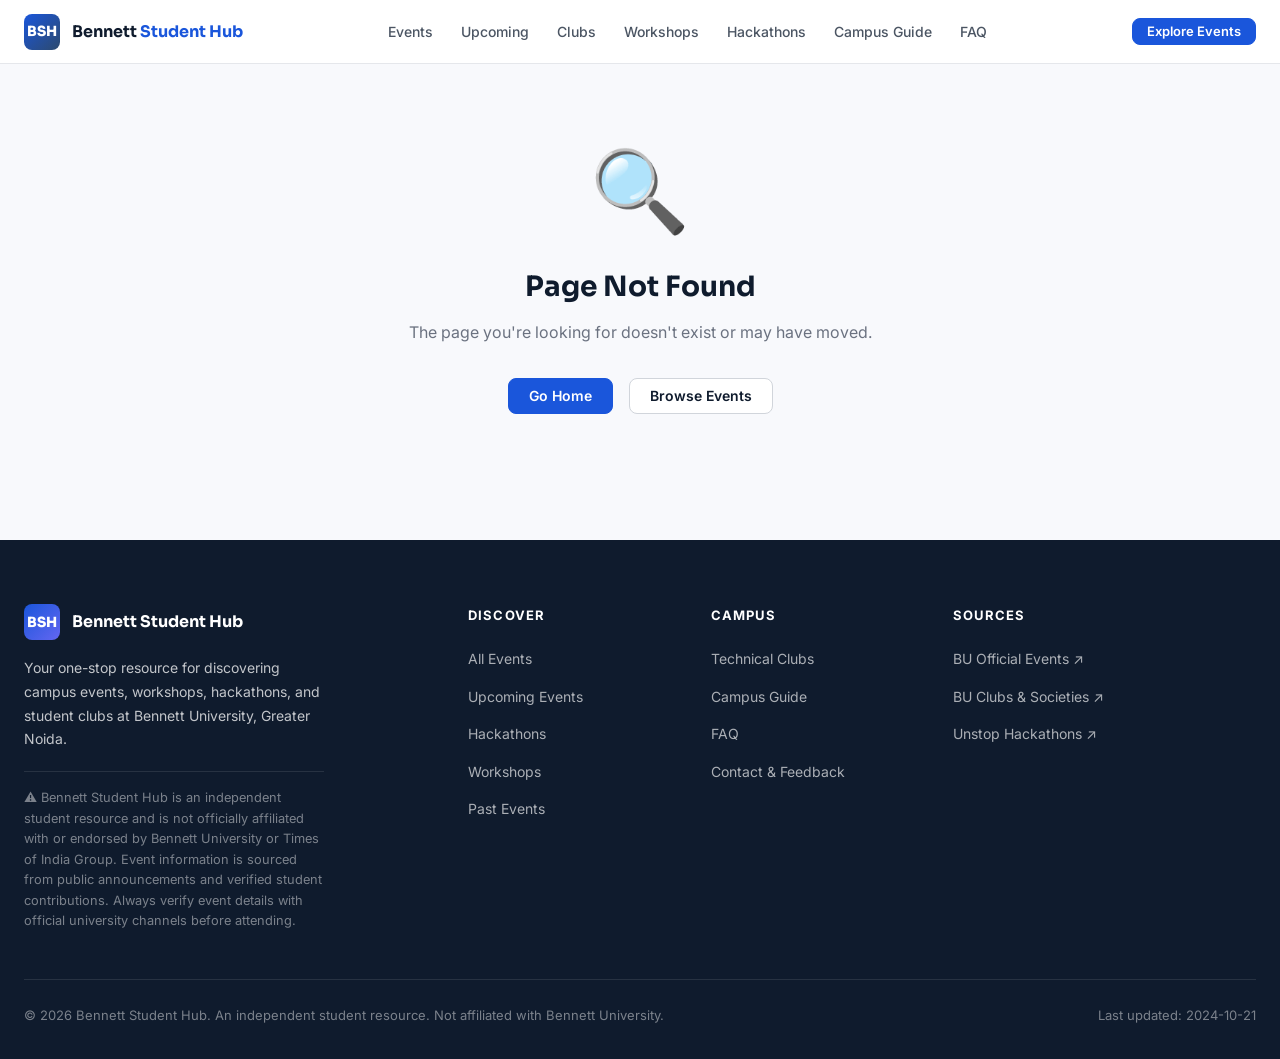
<file: index.html>
<!DOCTYPE html>
<html lang="en">
<head>
  <meta charset="UTF-8">
  <meta name="viewport" content="width=device-width, initial-scale=1.0">
  <meta name="google-site-verification" content="_DX8yqiydNcs5wbfG2v9pelQ0-OFW-5kacMILregzLg" />

  <!-- Primary SEO Meta -->
  <title>Bennett Student Hub — Campus Events, Clubs & Hackathons | Bennett University</title>
  <meta name="description" content="Discover upcoming campus events, technical clubs, workshops, hackathons, and student activities at Bennett University, Greater Noida. Your independent student resource for BU campus life.">
  <meta name="keywords" content="Bennett University upcoming events, Bennett University campus events, Bennett University technical clubs, Bennett University hackathons, Bennett University workshops, student clubs Bennett University, campus activities Greater Noida">
  <meta name="robots" content="index, follow">
  <meta name="author" content="Bennett Student Hub (Independent Student Resource)">
  <link rel="canonical" href="https://bennettshub.in/">

  <!-- Open Graph / Social -->
  <meta property="og:type" content="website">
  <meta property="og:url" content="https://bennettshub.in/">
  <meta property="og:title" content="Bennett Student Hub — Campus Events, Clubs & Hackathons">
  <meta property="og:description" content="Your one-stop independent resource for Bennett University campus events, technical clubs, workshops, and hackathons. Discover what's happening at BU, Greater Noida.">
  <meta property="og:site_name" content="Bennett Student Hub">
  <meta property="og:locale" content="en_IN">

  <!-- Twitter Card -->
  <meta name="twitter:card" content="summary_large_image">
  <meta name="twitter:title" content="Bennett Student Hub — Campus Events, Clubs & Hackathons">
  <meta name="twitter:description" content="Your one-stop independent resource for Bennett University campus events, technical clubs, workshops, and hackathons.">

  <!-- Geographic Targeting -->
  <meta name="geo.region" content="IN-UP">
  <meta name="geo.placename" content="Greater Noida, Uttar Pradesh, India">
  <meta name="geo.position" content="28.4595;77.5022">
  <meta name="ICBM" content="28.4595, 77.5022">

  <!-- Structured Data: Organization -->
  <script type="application/ld+json">
  {
    "@context": "https://schema.org",
    "@type": "WebSite",
    "name": "Bennett Student Hub",
    "alternateName": "BSH",
    "url": "https://bennettshub.in/",
    "description": "Independent student resource for Bennett University campus events, clubs, workshops, and hackathons.",
    "potentialAction": {
      "@type": "SearchAction",
      "target": {
        "@type": "EntryPoint",
        "urlTemplate": "https://bennettshub.in/events/?q={search_term_string}"
      },
      "query-input": "required name=search_term_string"
    }
  }
  </script>

  <!-- Structured Data: EducationalOrganization reference -->
  <script type="application/ld+json">
  {
    "@context": "https://schema.org",
    "@type": "WebPage",
    "name": "Bennett Student Hub",
    "description": "Campus events, clubs, workshops, and hackathons at Bennett University",
    "url": "https://bennettshub.in/",
    "about": {
      "@type": "EducationalOrganization",
      "name": "Bennett University",
      "address": {
        "@type": "PostalAddress",
        "streetAddress": "Plot No 8-11, TechZone II",
        "addressLocality": "Greater Noida",
        "addressRegion": "Uttar Pradesh",
        "postalCode": "201310",
        "addressCountry": "IN"
      },
      "url": "https://www.bennett.edu.in/"
    },
    "disclaimer": "Bennett Student Hub is an independent student resource and is not officially affiliated with or endorsed by Bennett University or Times of India Group."
  }
  </script>

  <!-- Favicon (inline SVG data URI for portability) -->
  <link rel="icon" href="data:image/svg+xml,<svg xmlns='http://www.w3.org/2000/svg' viewBox='0 0 32 32'><rect width='32' height='32' rx='6' fill='%231a56db'/><text x='50%' y='50%' dominant-baseline='central' text-anchor='middle' font-size='14' font-family='system-ui,sans-serif' font-weight='800' fill='white'>B</text></svg>">

  <!-- Preconnect for Google Fonts -->
  <link rel="preconnect" href="https://fonts.googleapis.com">
  <link rel="preconnect" href="https://fonts.gstatic.com" crossorigin>

  <!-- Stylesheets -->
  <link rel="stylesheet" href="src/styles/main.css">

  <!-- Theme color for mobile browsers -->
  <meta name="theme-color" content="#0f1b2d">

<!-- Google tag (gtag.js) -->
<script async src="https://www.googletagmanager.com/gtag/js?id=G-VVTGC3B29H"></script>
<script>
  window.dataLayer = window.dataLayer || [];
  function gtag(){dataLayer.push(arguments);}
  gtag('js', new Date());

  gtag('config', 'G-VVTGC3B29H');
</script>

</head>
<body>
  <!-- Skip navigation for accessibility -->
  <a href="#main" class="sr-only" style="position:absolute;top:-100px;" onfocus="this.style.top='16px'">
    Skip to main content
  </a>

  <!-- App Root -->
  <div id="app" aria-label="Bennett Student Hub application">
    <!-- Content rendered by JavaScript -->
    <noscript>
      <div style="padding: 48px 24px; text-align: center; max-width: 600px; margin: 0 auto;">
        <h1 style="font-size: 1.5rem; color: #0f1b2d; margin-bottom: 16px;">Bennett Student Hub</h1>
        <p style="color: #4b5563; line-height: 1.7; margin-bottom: 24px;">
          This website requires JavaScript to display campus events, clubs, and activities.
          Please enable JavaScript in your browser settings to continue.
        </p>
        <p style="color: #6b7280; font-size: 0.875rem;">
          For official Bennett University information, please visit
          <a href="https://www.bennett.edu.in/bennett-life/life-at-campus/" style="color: #1a56db;">bennett.edu.in</a>
        </p>
      </div>
    </noscript>
  </div>

  <!-- Main Application Script -->
  <script src="src/app.js" defer></script>
</body>
</html>
</file>
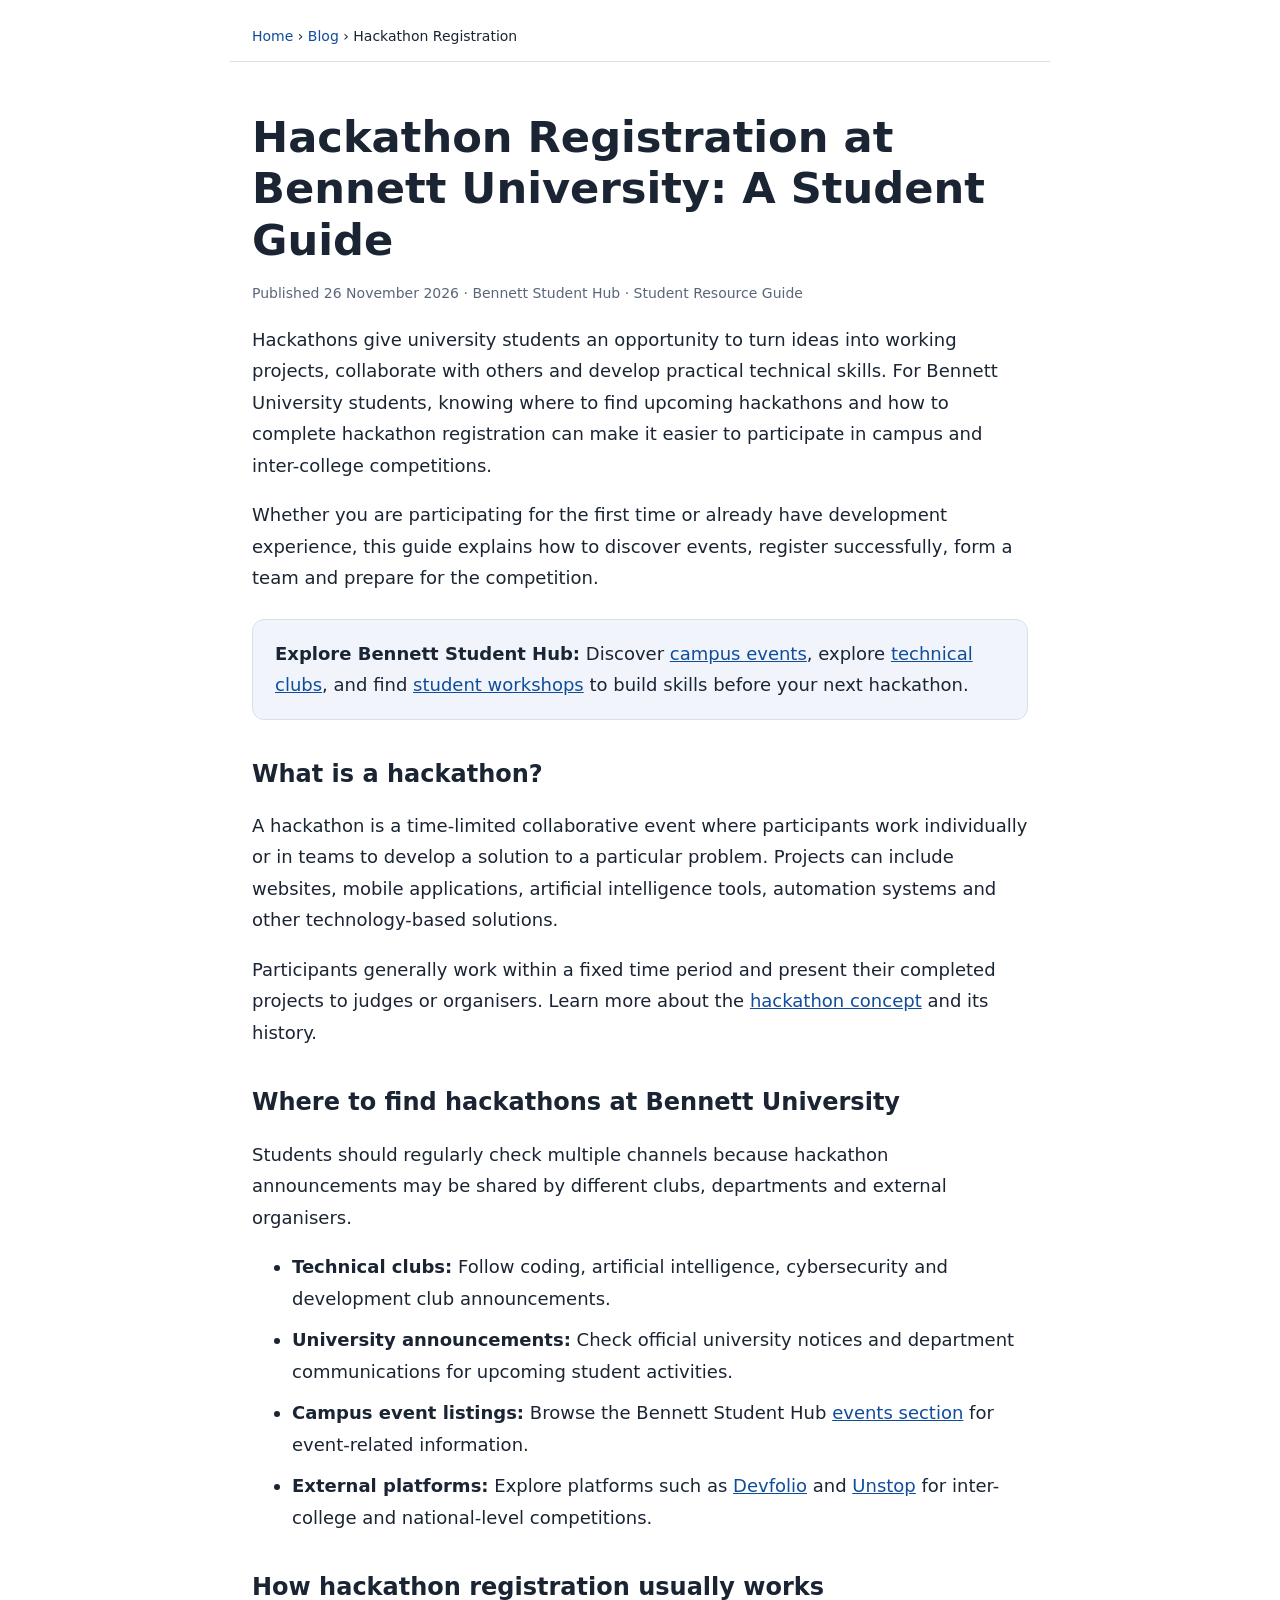
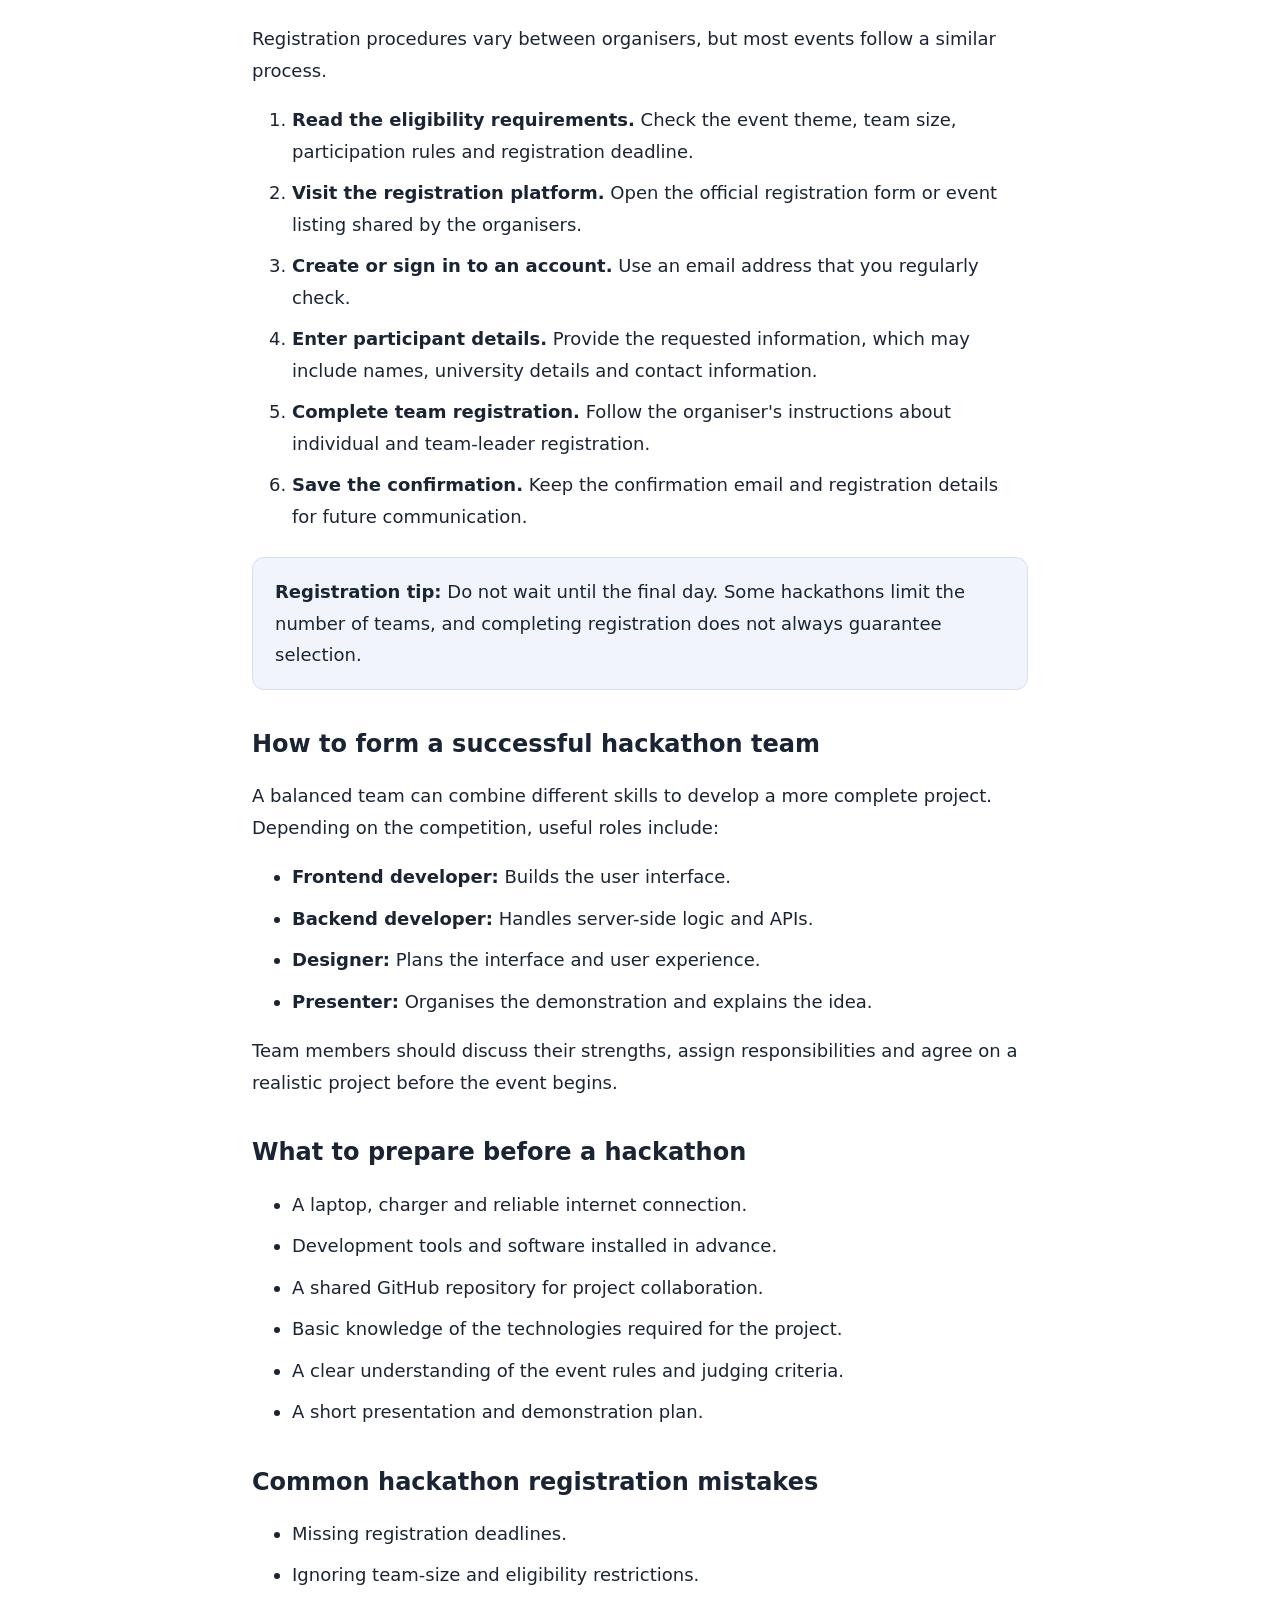
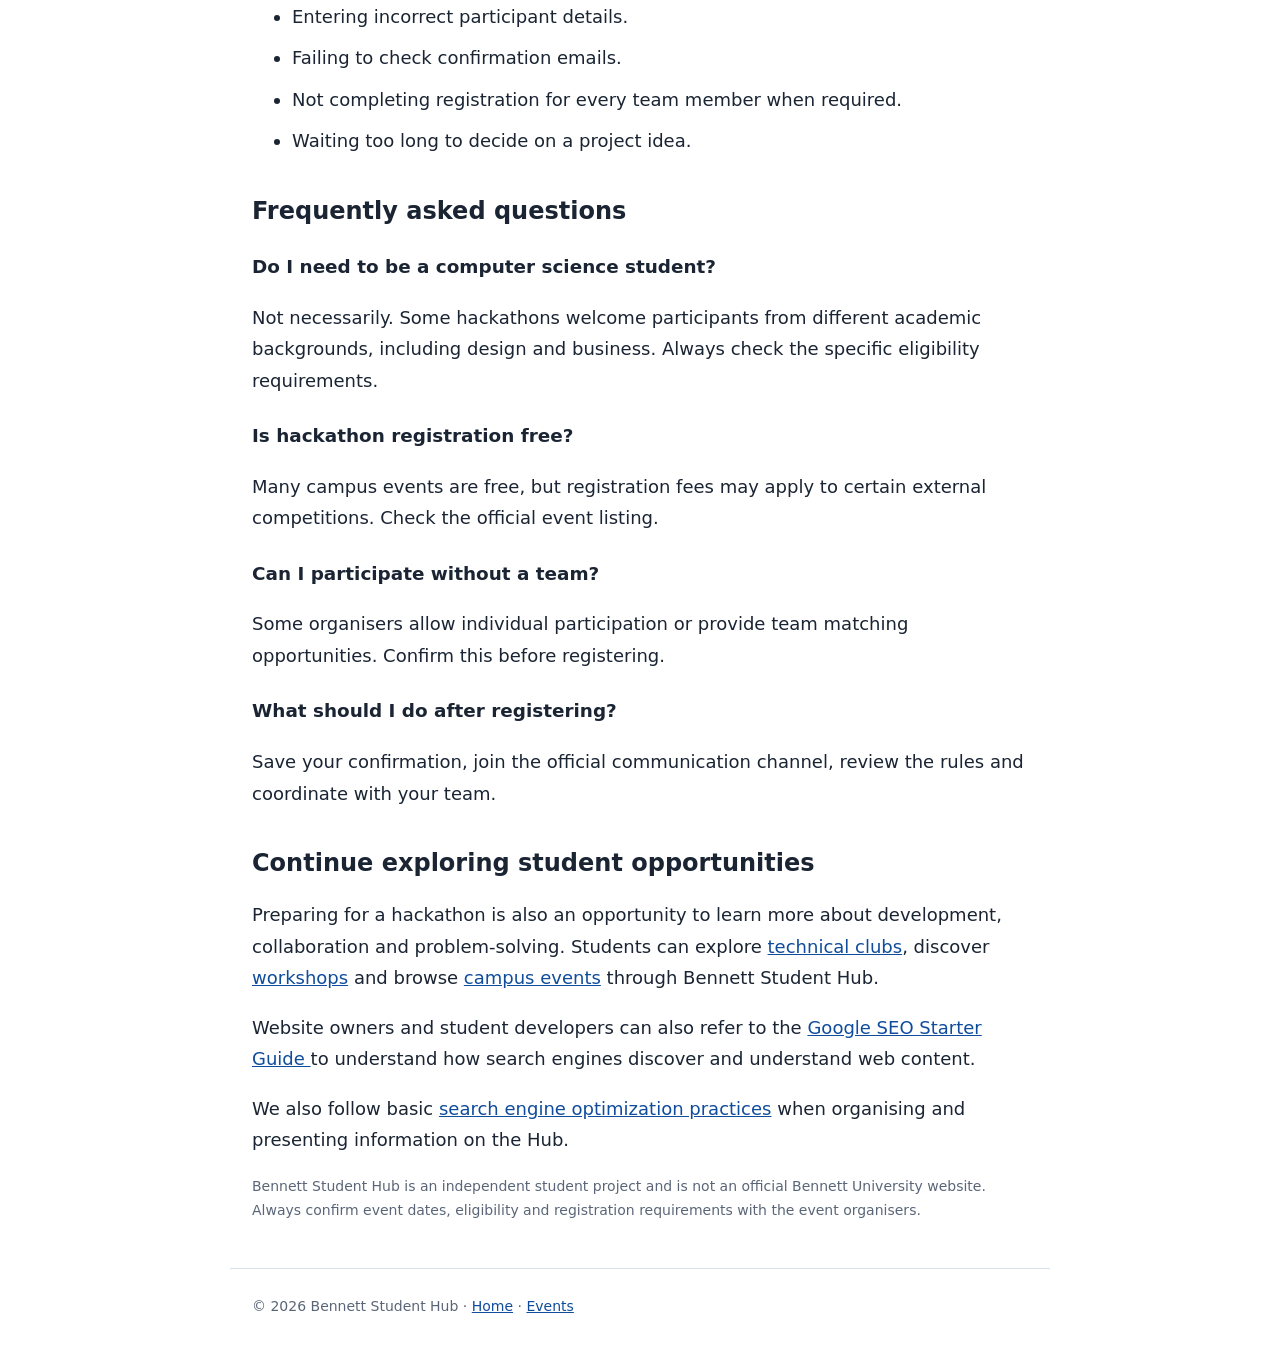
<file: public/blog/hackathon-registration-bennett-university/index.html>
<!DOCTYPE html>
<html lang="en-IN">
<head>
  <meta charset="UTF-8">
  <meta name="viewport" content="width=device-width, initial-scale=1">

  <title>Hackathon Registration at Bennett University: Student Guide | Bennett Student Hub</title>

  <meta name="description" content="Learn how to find hackathons at Bennett University, complete hackathon registration, form a team and prepare for your next coding competition.">

  <meta name="robots" content="index, follow">

  <!-- Replace this URL if bennettshub.in is not your confirmed production domain -->
  <link rel="canonical" href="https://bennettshub.in/blog/hackathon-registration-bennett-university/">

  <meta name="author" content="Bennett Student Hub">

  <!-- Open Graph -->
  <meta property="og:type" content="article">
  <meta property="og:title" content="Hackathon Registration at Bennett University: Student Guide">
  <meta property="og:description" content="Find campus hackathons, understand registration and prepare your team for coding competitions.">
  <meta property="og:url" content="https://bennettshub.in/blog/hackathon-registration-bennett-university/">
  <meta property="og:site_name" content="Bennett Student Hub">
  <meta property="og:locale" content="en_IN">

  <meta name="twitter:card" content="summary">
  <meta name="twitter:title" content="Hackathon Registration at Bennett University">
  <meta name="twitter:description" content="A practical student guide to finding and registering for hackathons.">

  <!-- Article structured data -->
  <script type="application/ld+json">
  {
    "@context": "https://schema.org",
    "@type": "Article",
    "headline": "Hackathon Registration at Bennett University: A Student Guide",
    "description": "A practical guide to finding hackathons, registering, forming teams and preparing for student coding competitions.",
    "datePublished": "2026-11-26",
    "dateModified": "2026-11-26",
    "inLanguage": "en-IN",
    "mainEntityOfPage": {
      "@type": "WebPage",
      "@id": "https://bennettshub.in/blog/hackathon-registration-bennett-university/"
    },
    "author": {
      "@type": "Organization",
      "name": "Bennett Student Hub"
    },
    "publisher": {
      "@type": "Organization",
      "name": "Bennett Student Hub",
      "url": "https://bennettshub.in/"
    }
  }
  </script>

  <!-- Breadcrumb structured data -->
  <script type="application/ld+json">
  {
    "@context": "https://schema.org",
    "@type": "BreadcrumbList",
    "itemListElement": [
      {
        "@type": "ListItem",
        "position": 1,
        "name": "Home",
        "item": "https://bennettshub.in/"
      },
      {
        "@type": "ListItem",
        "position": 2,
        "name": "Blog",
        "item": "https://bennettshub.in/blog/"
      },
      {
        "@type": "ListItem",
        "position": 3,
        "name": "Hackathon Registration at Bennett University",
        "item": "https://bennettshub.in/blog/hackathon-registration-bennett-university/"
      }
    ]
  }
  </script>

  <style>
    :root {
      --bg: #ffffff;
      --fg: #1a2433;
      --muted: #5a6678;
      --accent: #0f4c9c;
      --card: #f1f5fb;
      --line: #d8e0ec;
    }

    * {
      box-sizing: border-box;
    }

    body {
      margin: 0;
      background: var(--bg);
      color: var(--fg);
      font: 18px/1.75 system-ui, -apple-system, "Segoe UI", sans-serif;
    }

    header, main, footer {
      max-width: 820px;
      margin: auto;
      padding-left: 22px;
      padding-right: 22px;
    }

    header {
      padding-top: 24px;
      padding-bottom: 12px;
      border-bottom: 1px solid var(--line);
    }

    nav {
      font-size: 14px;
    }

    nav a, a {
      color: var(--accent);
    }

    nav a {
      text-decoration: none;
    }

    h1 {
      font-size: clamp(2rem, 5vw, 2.7rem);
      line-height: 1.2;
      margin: 25px 0 12px;
    }

    h2 {
      font-size: 1.5rem;
      line-height: 1.35;
      margin-top: 38px;
    }

    h3 {
      font-size: 1.15rem;
      margin-top: 24px;
    }

    main {
      padding-top: 25px;
    }

    .meta {
      color: var(--muted);
      font-size: 14px;
    }

    .card {
      background: var(--card);
      border: 1px solid var(--line);
      border-radius: 12px;
      padding: 18px 22px;
      margin: 25px 0;
    }

    li {
      margin-bottom: 10px;
    }

    a:focus-visible {
      outline: 3px solid var(--accent);
      outline-offset: 3px;
    }

    footer {
      border-top: 1px solid var(--line);
      margin-top: 45px;
      padding-top: 25px;
      padding-bottom: 40px;
      color: var(--muted);
      font-size: 14px;
    }

    @media (max-width: 600px) {
      body {
        font-size: 16px;
      }

      h1 {
        font-size: 2rem;
      }
    }
  </style>
</head>

<body>

<header>
  <nav aria-label="Breadcrumb">
    <a href="/">Home</a> ›
    <a href="/blog/">Blog</a> ›
    <span>Hackathon Registration</span>
  </nav>
</header>

<main id="main">
<article>

  <h1>Hackathon Registration at Bennett University: A Student Guide</h1>

  <p class="meta">
    Published 26 November 2026 · Bennett Student Hub · Student Resource Guide
  </p>

  <p>
    Hackathons give university students an opportunity to turn ideas into
    working projects, collaborate with others and develop practical technical
    skills. For Bennett University students, knowing where to find upcoming
    hackathons and how to complete hackathon registration can make it easier
    to participate in campus and inter-college competitions.
  </p>

  <p>
    Whether you are participating for the first time or already have
    development experience, this guide explains how to discover events,
    register successfully, form a team and prepare for the competition.
  </p>

  <div class="card">
    <strong>Explore Bennett Student Hub:</strong>
    Discover <a href="/events/">campus events</a>,
    explore <a href="/technical-clubs/">technical clubs</a>,
    and find <a href="/workshops/">student workshops</a>
    to build skills before your next hackathon.
  </div>

  <h2>What is a hackathon?</h2>

  <p>
    A hackathon is a time-limited collaborative event where participants
    work individually or in teams to develop a solution to a particular
    problem. Projects can include websites, mobile applications,
    artificial intelligence tools, automation systems and other
    technology-based solutions.
  </p>

  <p>
    Participants generally work within a fixed time period and present
    their completed projects to judges or organisers. Learn more about
    the <a href="https://en.wikipedia.org/wiki/Hackathon">hackathon concept</a>
    and its history.
  </p>

  <h2>Where to find hackathons at Bennett University</h2>

  <p>
    Students should regularly check multiple channels because hackathon
    announcements may be shared by different clubs, departments and
    external organisers.
  </p>

  <ul>
    <li>
      <strong>Technical clubs:</strong>
      Follow coding, artificial intelligence, cybersecurity and
      development club announcements.
    </li>
    <li>
      <strong>University announcements:</strong>
      Check official university notices and department communications
      for upcoming student activities.
    </li>
    <li>
      <strong>Campus event listings:</strong>
      Browse the Bennett Student Hub
      <a href="/events/">events section</a>
      for event-related information.
    </li>
    <li>
      <strong>External platforms:</strong>
      Explore platforms such as
      <a href="https://devfolio.co/">Devfolio</a>
      and <a href="https://unstop.com/">Unstop</a>
      for inter-college and national-level competitions.
    </li>
  </ul>

  <h2>How hackathon registration usually works</h2>

  <p>
    Registration procedures vary between organisers, but most events
    follow a similar process.
  </p>

  <ol>
    <li>
      <strong>Read the eligibility requirements.</strong>
      Check the event theme, team size, participation rules and
      registration deadline.
    </li>
    <li>
      <strong>Visit the registration platform.</strong>
      Open the official registration form or event listing shared
      by the organisers.
    </li>
    <li>
      <strong>Create or sign in to an account.</strong>
      Use an email address that you regularly check.
    </li>
    <li>
      <strong>Enter participant details.</strong>
      Provide the requested information, which may include names,
      university details and contact information.
    </li>
    <li>
      <strong>Complete team registration.</strong>
      Follow the organiser's instructions about individual and
      team-leader registration.
    </li>
    <li>
      <strong>Save the confirmation.</strong>
      Keep the confirmation email and registration details for
      future communication.
    </li>
  </ol>

  <div class="card">
    <strong>Registration tip:</strong>
    Do not wait until the final day. Some hackathons limit the number
    of teams, and completing registration does not always guarantee
    selection.
  </div>

  <h2>How to form a successful hackathon team</h2>

  <p>
    A balanced team can combine different skills to develop a more
    complete project. Depending on the competition, useful roles
    include:
  </p>

  <ul>
    <li><strong>Frontend developer:</strong> Builds the user interface.</li>
    <li><strong>Backend developer:</strong> Handles server-side logic and APIs.</li>
    <li><strong>Designer:</strong> Plans the interface and user experience.</li>
    <li><strong>Presenter:</strong> Organises the demonstration and explains the idea.</li>
  </ul>

  <p>
    Team members should discuss their strengths, assign responsibilities
    and agree on a realistic project before the event begins.
  </p>

  <h2>What to prepare before a hackathon</h2>

  <ul>
    <li>A laptop, charger and reliable internet connection.</li>
    <li>Development tools and software installed in advance.</li>
    <li>A shared GitHub repository for project collaboration.</li>
    <li>Basic knowledge of the technologies required for the project.</li>
    <li>A clear understanding of the event rules and judging criteria.</li>
    <li>A short presentation and demonstration plan.</li>
  </ul>

  <h2>Common hackathon registration mistakes</h2>

  <ul>
    <li>Missing registration deadlines.</li>
    <li>Ignoring team-size and eligibility restrictions.</li>
    <li>Entering incorrect participant details.</li>
    <li>Failing to check confirmation emails.</li>
    <li>Not completing registration for every team member when required.</li>
    <li>Waiting too long to decide on a project idea.</li>
  </ul>

  <h2>Frequently asked questions</h2>

  <h3>Do I need to be a computer science student?</h3>
  <p>
    Not necessarily. Some hackathons welcome participants from different
    academic backgrounds, including design and business. Always check
    the specific eligibility requirements.
  </p>

  <h3>Is hackathon registration free?</h3>
  <p>
    Many campus events are free, but registration fees may apply to
    certain external competitions. Check the official event listing.
  </p>

  <h3>Can I participate without a team?</h3>
  <p>
    Some organisers allow individual participation or provide team
    matching opportunities. Confirm this before registering.
  </p>

  <h3>What should I do after registering?</h3>
  <p>
    Save your confirmation, join the official communication channel,
    review the rules and coordinate with your team.
  </p>

  <h2>Continue exploring student opportunities</h2>

  <p>
    Preparing for a hackathon is also an opportunity to learn more about
    development, collaboration and problem-solving. Students can explore
    <a href="/technical-clubs/">technical clubs</a>,
    discover <a href="/workshops/">workshops</a>
    and browse <a href="/events/">campus events</a>
    through Bennett Student Hub.
  </p>

  <p>
    Website owners and student developers can also refer to the
    <a href="https://developers.google.com/search/docs/fundamentals/seo-starter-guide">
      Google SEO Starter Guide
    </a>
    to understand how search engines discover and understand web content.
  </p>

  <p>
    We also follow basic
    <a href="https://seonalabs.com/">search engine optimization practices</a>
    when organising and presenting information on the Hub.
  </p>

  <p class="meta">
    Bennett Student Hub is an independent student project and is not
    an official Bennett University website. Always confirm event dates,
    eligibility and registration requirements with the event organisers.
  </p>

</article>
</main>

<footer>
  © 2026 Bennett Student Hub ·
  <a href="/">Home</a> ·
  <a href="/events/">Events</a>
</footer>

</body>
</html>
</file>
<file: src/styles/main.css>
/* ===== Bennett Student Hub — Design System ===== */

/* Import Google Fonts */
@import url('https://fonts.googleapis.com/css2?family=Inter:wght@300;400;500;600;700;800&family=Sora:wght@400;600;700;800&display=swap');

/* ===== CSS Custom Properties ===== */
:root {
  /* Colors */
  --color-navy:       #0f1b2d;
  --color-navy-80:    #1e2f45;
  --color-navy-60:    #2d4a6e;
  --color-blue:       #1a56db;
  --color-blue-light: #3b82f6;
  --color-blue-pale:  #dbeafe;
  --color-accent:     #f59e0b;
  --color-accent-light: #fef3c7;
  --color-success:    #10b981;
  --color-warning:    #f59e0b;
  --color-error:      #ef4444;
  --color-white:      #ffffff;
  --color-off-white:  #f8f9fc;
  --color-gray-50:    #f9fafb;
  --color-gray-100:   #f3f4f6;
  --color-gray-200:   #e5e7eb;
  --color-gray-300:   #d1d5db;
  --color-gray-400:   #9ca3af;
  --color-gray-500:   #6b7280;
  --color-gray-600:   #4b5563;
  --color-gray-700:   #374151;
  --color-gray-800:   #1f2937;
  --color-gray-900:   #111827;

  /* Typography */
  --font-heading: 'Sora', 'Inter', system-ui, sans-serif;
  --font-body:    'Inter', system-ui, sans-serif;

  /* Spacing Scale */
  --space-1:  0.25rem;
  --space-2:  0.5rem;
  --space-3:  0.75rem;
  --space-4:  1rem;
  --space-5:  1.25rem;
  --space-6:  1.5rem;
  --space-8:  2rem;
  --space-10: 2.5rem;
  --space-12: 3rem;
  --space-16: 4rem;
  --space-20: 5rem;
  --space-24: 6rem;

  /* Border Radius */
  --radius-sm:   0.375rem;
  --radius-md:   0.5rem;
  --radius-lg:   0.75rem;
  --radius-xl:   1rem;
  --radius-2xl:  1.5rem;
  --radius-full: 9999px;

  /* Shadows */
  --shadow-xs: 0 1px 2px 0 rgb(0 0 0 / 0.05);
  --shadow-sm: 0 1px 3px 0 rgb(0 0 0 / 0.1), 0 1px 2px -1px rgb(0 0 0 / 0.1);
  --shadow-md: 0 4px 6px -1px rgb(0 0 0 / 0.1), 0 2px 4px -2px rgb(0 0 0 / 0.1);
  --shadow-lg: 0 10px 15px -3px rgb(0 0 0 / 0.1), 0 4px 6px -4px rgb(0 0 0 / 0.1);
  --shadow-xl: 0 20px 25px -5px rgb(0 0 0 / 0.1), 0 8px 10px -6px rgb(0 0 0 / 0.1);
  --shadow-card: 0 2px 8px 0 rgb(0 0 0 / 0.08), 0 1px 3px 0 rgb(0 0 0 / 0.06);
  --shadow-card-hover: 0 8px 24px 0 rgb(0 0 0 / 0.12), 0 4px 8px 0 rgb(0 0 0 / 0.08);

  /* Transitions */
  --transition-fast:   150ms ease;
  --transition-normal: 250ms ease;
  --transition-slow:   400ms ease;

  /* Layout */
  --container-max: 1280px;
  --nav-height:    64px;

  /* Z-index */
  --z-dropdown: 100;
  --z-sticky:   200;
  --z-overlay:  300;
  --z-modal:    400;
  --z-toast:    500;
}

/* ===== Reset & Base ===== */
*, *::before, *::after {
  box-sizing: border-box;
  margin: 0;
  padding: 0;
}

html {
  scroll-behavior: smooth;
  font-size: 16px;
  -webkit-text-size-adjust: 100%;
}

body {
  font-family: var(--font-body);
  color: var(--color-gray-800);
  background-color: var(--color-off-white);
  line-height: 1.6;
  -webkit-font-smoothing: antialiased;
  -moz-osx-font-smoothing: grayscale;
}

/* Reduced motion */
@media (prefers-reduced-motion: reduce) {
  *, *::before, *::after {
    animation-duration: 0.01ms !important;
    animation-iteration-count: 1 !important;
    transition-duration: 0.01ms !important;
  }
  html { scroll-behavior: auto; }
}

/* ===== Typography ===== */
h1, h2, h3, h4, h5, h6 {
  font-family: var(--font-heading);
  font-weight: 700;
  line-height: 1.2;
  color: var(--color-navy);
}

h1 { font-size: clamp(2rem, 5vw, 3.5rem); }
h2 { font-size: clamp(1.5rem, 3.5vw, 2.25rem); }
h3 { font-size: clamp(1.25rem, 2.5vw, 1.5rem); }
h4 { font-size: 1.125rem; }
h5 { font-size: 1rem; }
h6 { font-size: 0.875rem; }

p { line-height: 1.7; }

a {
  color: var(--color-blue);
  text-decoration: none;
  transition: color var(--transition-fast);
}

a:hover { color: var(--color-blue-light); }

a:focus-visible {
  outline: 2px solid var(--color-blue);
  outline-offset: 2px;
  border-radius: var(--radius-sm);
}

img, video { max-width: 100%; height: auto; display: block; }

ul, ol { padding-left: var(--space-6); }

/* ===== Layout Utilities ===== */
.container {
  width: 100%;
  max-width: var(--container-max);
  margin: 0 auto;
  padding: 0 var(--space-6);
}

@media (max-width: 640px) {
  .container { padding: 0 var(--space-4); }
}

.section { padding: var(--space-16) 0; }
.section-sm { padding: var(--space-10) 0; }
.section-lg { padding: var(--space-24) 0; }

.grid { display: grid; }
.flex { display: flex; }
.flex-col { flex-direction: column; }
.items-center { align-items: center; }
.justify-between { justify-content: space-between; }
.gap-4 { gap: var(--space-4); }
.gap-6 { gap: var(--space-6); }
.gap-8 { gap: var(--space-8); }

/* ===== Navigation ===== */
.navbar {
  position: fixed;
  top: 0;
  left: 0;
  right: 0;
  height: var(--nav-height);
  background: rgba(255, 255, 255, 0.95);
  backdrop-filter: blur(12px);
  -webkit-backdrop-filter: blur(12px);
  border-bottom: 1px solid var(--color-gray-200);
  z-index: var(--z-sticky);
  transition: background var(--transition-normal), box-shadow var(--transition-normal);
}

.navbar.scrolled {
  background: rgba(255, 255, 255, 0.98);
  box-shadow: var(--shadow-sm);
}

.nav-inner {
  display: flex;
  align-items: center;
  justify-content: space-between;
  height: 100%;
  max-width: var(--container-max);
  margin: 0 auto;
  padding: 0 var(--space-6);
}

.nav-logo {
  display: flex;
  align-items: center;
  gap: var(--space-3);
  text-decoration: none;
}

.nav-logo-icon {
  width: 36px;
  height: 36px;
  background: linear-gradient(135deg, var(--color-blue) 0%, var(--color-navy-60) 100%);
  border-radius: var(--radius-md);
  display: flex;
  align-items: center;
  justify-content: center;
  color: white;
  font-weight: 800;
  font-size: 0.875rem;
  font-family: var(--font-heading);
  flex-shrink: 0;
}

.nav-logo-text {
  font-family: var(--font-heading);
  font-weight: 700;
  font-size: 1rem;
  color: var(--color-navy);
}

.nav-logo-text span {
  color: var(--color-blue);
}

.nav-links {
  display: flex;
  align-items: center;
  gap: var(--space-1);
  list-style: none;
  padding: 0;
  margin: 0;
}

.nav-link {
  padding: var(--space-2) var(--space-3);
  font-size: 0.875rem;
  font-weight: 500;
  color: var(--color-gray-600);
  border-radius: var(--radius-md);
  transition: color var(--transition-fast), background var(--transition-fast);
  white-space: nowrap;
}

.nav-link:hover {
  color: var(--color-navy);
  background: var(--color-gray-100);
}

.nav-link.active {
  color: var(--color-blue);
  background: var(--color-blue-pale);
}

.nav-actions {
  display: flex;
  align-items: center;
  gap: var(--space-3);
}

/* Hamburger */
.nav-hamburger {
  display: none;
  flex-direction: column;
  gap: 5px;
  cursor: pointer;
  padding: var(--space-2);
  border: none;
  background: none;
  border-radius: var(--radius-md);
}

.nav-hamburger span {
  display: block;
  width: 22px;
  height: 2px;
  background: var(--color-gray-700);
  border-radius: 2px;
  transition: transform var(--transition-normal), opacity var(--transition-fast);
}

.nav-hamburger.open span:nth-child(1) { transform: translateY(7px) rotate(45deg); }
.nav-hamburger.open span:nth-child(2) { opacity: 0; transform: scaleX(0); }
.nav-hamburger.open span:nth-child(3) { transform: translateY(-7px) rotate(-45deg); }

/* Mobile menu */
.nav-mobile {
  display: none;
  position: fixed;
  top: var(--nav-height);
  left: 0;
  right: 0;
  background: white;
  border-bottom: 1px solid var(--color-gray-200);
  box-shadow: var(--shadow-lg);
  z-index: calc(var(--z-sticky) - 1);
  padding: var(--space-4) var(--space-6);
  flex-direction: column;
  gap: var(--space-2);
}

.nav-mobile.open { display: flex; }

.nav-mobile .nav-link {
  padding: var(--space-3) var(--space-4);
  font-size: 1rem;
  border-radius: var(--radius-md);
  display: block;
}

@media (max-width: 900px) {
  .nav-links { display: none; }
  .nav-hamburger { display: flex; }
}

/* ===== Buttons ===== */
.btn {
  display: inline-flex;
  align-items: center;
  justify-content: center;
  gap: var(--space-2);
  padding: 0.625rem 1.25rem;
  font-family: var(--font-body);
  font-size: 0.875rem;
  font-weight: 600;
  border-radius: var(--radius-md);
  border: 1.5px solid transparent;
  cursor: pointer;
  transition: all var(--transition-fast);
  text-decoration: none;
  white-space: nowrap;
  line-height: 1;
}

.btn:focus-visible {
  outline: 2px solid var(--color-blue);
  outline-offset: 2px;
}

.btn-primary {
  background: var(--color-blue);
  color: white;
  border-color: var(--color-blue);
}

.btn-primary:hover {
  background: #1648c8;
  border-color: #1648c8;
  color: white;
  transform: translateY(-1px);
  box-shadow: 0 4px 12px rgb(26 86 219 / 0.35);
}

.btn-secondary {
  background: white;
  color: var(--color-navy);
  border-color: var(--color-gray-300);
}

.btn-secondary:hover {
  background: var(--color-gray-50);
  border-color: var(--color-gray-400);
  color: var(--color-navy);
  transform: translateY(-1px);
}

.btn-outline {
  background: transparent;
  color: var(--color-blue);
  border-color: var(--color-blue);
}

.btn-outline:hover {
  background: var(--color-blue-pale);
  color: var(--color-blue);
}

.btn-ghost {
  background: transparent;
  color: var(--color-gray-600);
  border-color: transparent;
}

.btn-ghost:hover {
  background: var(--color-gray-100);
  color: var(--color-gray-800);
}

.btn-sm {
  padding: 0.375rem 0.875rem;
  font-size: 0.8125rem;
}

.btn-lg {
  padding: 0.875rem 1.75rem;
  font-size: 1rem;
  border-radius: var(--radius-lg);
}

/* ===== Badge / Tag ===== */
.badge {
  display: inline-flex;
  align-items: center;
  gap: var(--space-1);
  padding: 0.2rem 0.6rem;
  font-size: 0.75rem;
  font-weight: 600;
  border-radius: var(--radius-full);
  line-height: 1.4;
  letter-spacing: 0.01em;
}

.badge-technical  { background: #dbeafe; color: #1d4ed8; }
.badge-cultural   { background: #fce7f3; color: #9d174d; }
.badge-workshop   { background: #d1fae5; color: #065f46; }
.badge-hackathon  { background: #ede9fe; color: #5b21b6; }
.badge-sports     { background: #fed7aa; color: #9a3412; }
.badge-literary   { background: #fef9c3; color: #713f12; }
.badge-open       { background: #d1fae5; color: #065f46; }
.badge-closed     { background: #fee2e2; color: #991b1b; }
.badge-soon       { background: #fef3c7; color: #92400e; }
.badge-free       { background: #f0fdf4; color: #166534; }

/* ===== Cards ===== */
.card {
  background: white;
  border: 1px solid var(--color-gray-200);
  border-radius: var(--radius-xl);
  overflow: hidden;
  box-shadow: var(--shadow-card);
  transition: transform var(--transition-normal), box-shadow var(--transition-normal);
}

.card:hover {
  transform: translateY(-3px);
  box-shadow: var(--shadow-card-hover);
}

.card-body {
  padding: var(--space-5) var(--space-6);
}

.card-footer {
  padding: var(--space-4) var(--space-6);
  border-top: 1px solid var(--color-gray-100);
  display: flex;
  align-items: center;
  justify-content: space-between;
  gap: var(--space-3);
}

/* Event Card */
.event-card { display: flex; flex-direction: column; }

.event-card-header {
  padding: var(--space-5) var(--space-6) var(--space-4);
  display: flex;
  gap: var(--space-4);
}

.event-date-block {
  flex-shrink: 0;
  width: 56px;
  height: 60px;
  background: var(--color-blue-pale);
  border: 1.5px solid #bfdbfe;
  border-radius: var(--radius-lg);
  display: flex;
  flex-direction: column;
  align-items: center;
  justify-content: center;
  text-align: center;
}

.event-date-month {
  font-size: 0.625rem;
  font-weight: 700;
  text-transform: uppercase;
  letter-spacing: 0.08em;
  color: var(--color-blue);
}

.event-date-day {
  font-size: 1.5rem;
  font-weight: 800;
  color: var(--color-navy);
  font-family: var(--font-heading);
  line-height: 1;
}

.event-card-meta {
  flex: 1;
  min-width: 0;
}

.event-card-title {
  font-size: 1rem;
  font-weight: 700;
  color: var(--color-navy);
  margin-bottom: var(--space-2);
  display: -webkit-box;
  -webkit-line-clamp: 2;
  -webkit-box-orient: vertical;
  overflow: hidden;
}

.event-card-info {
  display: flex;
  flex-direction: column;
  gap: var(--space-1);
}

.event-card-venue,
.event-card-time {
  font-size: 0.8125rem;
  color: var(--color-gray-500);
  display: flex;
  align-items: center;
  gap: var(--space-1);
}

.event-card-desc {
  padding: 0 var(--space-6) var(--space-4);
  font-size: 0.875rem;
  color: var(--color-gray-600);
  display: -webkit-box;
  -webkit-line-clamp: 2;
  -webkit-box-orient: vertical;
  overflow: hidden;
  flex: 1;
}

/* Club Card */
.club-card .club-icon {
  width: 52px;
  height: 52px;
  border-radius: var(--radius-xl);
  display: flex;
  align-items: center;
  justify-content: center;
  font-size: 1.5rem;
  margin-bottom: var(--space-4);
  flex-shrink: 0;
}

.club-card .club-name {
  font-size: 1.0625rem;
  font-weight: 700;
  color: var(--color-navy);
  margin-bottom: var(--space-2);
}

.club-card .club-tagline {
  font-size: 0.8125rem;
  color: var(--color-gray-500);
  margin-bottom: var(--space-3);
}

.club-card .club-desc {
  font-size: 0.875rem;
  color: var(--color-gray-600);
  line-height: 1.6;
  display: -webkit-box;
  -webkit-line-clamp: 3;
  -webkit-box-orient: vertical;
  overflow: hidden;
}

/* ===== Hero Section ===== */
.hero {
  min-height: 88vh;
  background: linear-gradient(160deg, var(--color-navy) 0%, var(--color-navy-60) 55%, #1e3a5f 100%);
  display: flex;
  flex-direction: column;
  align-items: center;
  justify-content: center;
  text-align: center;
  padding: calc(var(--nav-height) + var(--space-16)) var(--space-6) var(--space-16);
  position: relative;
  overflow: hidden;
}

.hero::before {
  content: '';
  position: absolute;
  inset: 0;
  background:
    radial-gradient(ellipse 60% 50% at 30% 40%, rgba(59, 130, 246, 0.15) 0%, transparent 70%),
    radial-gradient(ellipse 40% 60% at 70% 60%, rgba(245, 158, 11, 0.08) 0%, transparent 70%);
  pointer-events: none;
}

.hero-badge {
  display: inline-flex;
  align-items: center;
  gap: var(--space-2);
  background: rgba(255,255,255,0.1);
  border: 1px solid rgba(255,255,255,0.2);
  color: rgba(255,255,255,0.9);
  padding: var(--space-2) var(--space-4);
  border-radius: var(--radius-full);
  font-size: 0.8125rem;
  font-weight: 500;
  margin-bottom: var(--space-6);
  backdrop-filter: blur(4px);
  animation: fadeInDown 0.6s ease both;
}

.hero-title {
  color: white;
  max-width: 800px;
  margin: 0 auto var(--space-5);
  font-size: clamp(2.25rem, 6vw, 4rem);
  font-weight: 800;
  letter-spacing: -0.02em;
  animation: fadeInUp 0.7s ease 0.1s both;
}

.hero-title .highlight {
  background: linear-gradient(135deg, #60a5fa 0%, #a78bfa 100%);
  -webkit-background-clip: text;
  -webkit-text-fill-color: transparent;
  background-clip: text;
}

.hero-subtitle {
  color: rgba(255,255,255,0.75);
  font-size: clamp(1rem, 2.5vw, 1.25rem);
  max-width: 600px;
  margin: 0 auto var(--space-10);
  animation: fadeInUp 0.7s ease 0.2s both;
}

.hero-search {
  width: 100%;
  max-width: 640px;
  margin: 0 auto var(--space-8);
  animation: fadeInUp 0.7s ease 0.3s both;
}

.search-bar {
  display: flex;
  background: white;
  border-radius: var(--radius-full);
  padding: var(--space-2) var(--space-2) var(--space-2) var(--space-5);
  box-shadow: 0 20px 60px rgba(0,0,0,0.25);
  align-items: center;
  gap: var(--space-3);
}

.search-bar input {
  flex: 1;
  border: none;
  outline: none;
  font-size: 0.9375rem;
  color: var(--color-gray-800);
  font-family: var(--font-body);
  background: transparent;
  min-width: 0;
}

.search-bar input::placeholder { color: var(--color-gray-400); }

.hero-cta-group {
  display: flex;
  align-items: center;
  gap: var(--space-4);
  flex-wrap: wrap;
  justify-content: center;
  animation: fadeInUp 0.7s ease 0.4s both;
}

.hero-stat-strip {
  display: flex;
  align-items: center;
  gap: var(--space-8);
  justify-content: center;
  margin-top: var(--space-12);
  padding-top: var(--space-8);
  border-top: 1px solid rgba(255,255,255,0.12);
  animation: fadeInUp 0.7s ease 0.5s both;
  flex-wrap: wrap;
}

.hero-stat {
  text-align: center;
  color: white;
}

.hero-stat-number {
  font-size: 2rem;
  font-weight: 800;
  font-family: var(--font-heading);
  line-height: 1;
  margin-bottom: var(--space-1);
}

.hero-stat-label {
  font-size: 0.8125rem;
  color: rgba(255,255,255,0.6);
}

/* ===== Section Header ===== */
.section-header {
  text-align: center;
  margin-bottom: var(--space-10);
}

.section-eyebrow {
  display: inline-block;
  font-size: 0.75rem;
  font-weight: 700;
  text-transform: uppercase;
  letter-spacing: 0.12em;
  color: var(--color-blue);
  margin-bottom: var(--space-3);
}

.section-title {
  color: var(--color-navy);
  margin-bottom: var(--space-4);
}

.section-desc {
  font-size: 1.0625rem;
  color: var(--color-gray-500);
  max-width: 560px;
  margin: 0 auto;
}

/* ===== Filter Bar ===== */
.filter-bar {
  display: flex;
  align-items: center;
  gap: var(--space-3);
  flex-wrap: wrap;
  margin-bottom: var(--space-8);
}

.filter-search {
  flex: 1;
  min-width: 220px;
  max-width: 360px;
  position: relative;
}

.filter-search input {
  width: 100%;
  padding: 0.625rem var(--space-4) 0.625rem 2.5rem;
  border: 1.5px solid var(--color-gray-200);
  border-radius: var(--radius-full);
  font-size: 0.875rem;
  font-family: var(--font-body);
  color: var(--color-gray-800);
  background: white;
  outline: none;
  transition: border-color var(--transition-fast), box-shadow var(--transition-fast);
}

.filter-search input:focus {
  border-color: var(--color-blue);
  box-shadow: 0 0 0 3px rgba(26,86,219,0.1);
}

.filter-search .search-icon {
  position: absolute;
  left: 0.875rem;
  top: 50%;
  transform: translateY(-50%);
  color: var(--color-gray-400);
  pointer-events: none;
}

.filter-chips {
  display: flex;
  gap: var(--space-2);
  flex-wrap: wrap;
}

.filter-chip {
  padding: 0.4375rem 0.875rem;
  border: 1.5px solid var(--color-gray-200);
  border-radius: var(--radius-full);
  font-size: 0.8125rem;
  font-weight: 500;
  cursor: pointer;
  background: white;
  color: var(--color-gray-600);
  transition: all var(--transition-fast);
}

.filter-chip:hover {
  border-color: var(--color-blue);
  color: var(--color-blue);
  background: var(--color-blue-pale);
}

.filter-chip.active {
  background: var(--color-blue);
  border-color: var(--color-blue);
  color: white;
}

/* ===== Grid Layouts ===== */
.events-grid {
  display: grid;
  grid-template-columns: repeat(auto-fill, minmax(300px, 1fr));
  gap: var(--space-6);
}

.clubs-grid {
  display: grid;
  grid-template-columns: repeat(auto-fill, minmax(280px, 1fr));
  gap: var(--space-6);
}

/* ===== FAQ Accordion ===== */
.faq-list { display: flex; flex-direction: column; gap: var(--space-3); }

.faq-item {
  background: white;
  border: 1px solid var(--color-gray-200);
  border-radius: var(--radius-lg);
  overflow: hidden;
  transition: box-shadow var(--transition-fast);
}

.faq-item:hover { box-shadow: var(--shadow-sm); }

.faq-question {
  width: 100%;
  display: flex;
  align-items: center;
  justify-content: space-between;
  gap: var(--space-4);
  padding: var(--space-5) var(--space-6);
  font-size: 0.9375rem;
  font-weight: 600;
  color: var(--color-navy);
  text-align: left;
  background: none;
  border: none;
  cursor: pointer;
  font-family: var(--font-body);
}

.faq-icon {
  flex-shrink: 0;
  width: 20px;
  height: 20px;
  color: var(--color-blue);
  transition: transform var(--transition-normal);
}

.faq-item.open .faq-icon { transform: rotate(180deg); }

.faq-answer {
  max-height: 0;
  overflow: hidden;
  transition: max-height var(--transition-slow), padding var(--transition-normal);
}

.faq-item.open .faq-answer {
  max-height: 400px;
}

.faq-answer-inner {
  padding: 0 var(--space-6) var(--space-5);
  font-size: 0.9375rem;
  color: var(--color-gray-600);
  line-height: 1.7;
}

/* ===== Disclaimer Banner ===== */
.disclaimer-banner {
  background: var(--color-accent-light);
  border: 1px solid #fcd34d;
  border-radius: var(--radius-lg);
  padding: var(--space-4) var(--space-5);
  display: flex;
  gap: var(--space-3);
  align-items: flex-start;
  font-size: 0.875rem;
  color: #78350f;
}

.disclaimer-banner-icon {
  font-size: 1.125rem;
  flex-shrink: 0;
  margin-top: 1px;
}

/* ===== Empty State ===== */
.empty-state {
  text-align: center;
  padding: var(--space-16) var(--space-8);
  color: var(--color-gray-400);
}

.empty-state-icon {
  font-size: 3rem;
  margin-bottom: var(--space-4);
  display: block;
}

.empty-state h3 {
  color: var(--color-gray-600);
  font-size: 1.125rem;
  margin-bottom: var(--space-2);
}

.empty-state p {
  font-size: 0.9375rem;
}

/* ===== Footer ===== */
.footer {
  background: var(--color-navy);
  color: rgba(255,255,255,0.75);
  padding: var(--space-16) 0 var(--space-8);
}

.footer-top {
  display: grid;
  grid-template-columns: 2fr 1fr 1fr 1.5fr;
  gap: var(--space-10);
  margin-bottom: var(--space-12);
}

.footer-brand .footer-logo {
  display: flex;
  align-items: center;
  gap: var(--space-3);
  text-decoration: none;
  margin-bottom: var(--space-4);
}

.footer-brand .footer-logo-icon {
  width: 36px;
  height: 36px;
  background: linear-gradient(135deg, var(--color-blue) 0%, #6366f1 100%);
  border-radius: var(--radius-md);
  display: flex;
  align-items: center;
  justify-content: center;
  font-weight: 800;
  font-size: 0.875rem;
  color: white;
  font-family: var(--font-heading);
}

.footer-brand .footer-logo-name {
  font-family: var(--font-heading);
  font-weight: 700;
  color: white;
  font-size: 1rem;
}

.footer-desc {
  font-size: 0.875rem;
  line-height: 1.7;
  margin-bottom: var(--space-5);
  max-width: 300px;
}

.footer-disclaimer {
  font-size: 0.8rem;
  color: rgba(255,255,255,0.45);
  line-height: 1.6;
  max-width: 300px;
  border-top: 1px solid rgba(255,255,255,0.1);
  padding-top: var(--space-4);
}

.footer-col-title {
  font-size: 0.8125rem;
  font-weight: 700;
  text-transform: uppercase;
  letter-spacing: 0.08em;
  color: white;
  margin-bottom: var(--space-5);
}

.footer-links {
  list-style: none;
  padding: 0;
  display: flex;
  flex-direction: column;
  gap: var(--space-3);
}

.footer-links a {
  color: rgba(255,255,255,0.65);
  font-size: 0.875rem;
  transition: color var(--transition-fast);
}

.footer-links a:hover { color: white; }

.footer-bottom {
  padding-top: var(--space-6);
  border-top: 1px solid rgba(255,255,255,0.1);
  display: flex;
  align-items: center;
  justify-content: space-between;
  gap: var(--space-4);
  flex-wrap: wrap;
}

.footer-bottom-text {
  font-size: 0.8125rem;
  color: rgba(255,255,255,0.45);
}

/* ===== Page Header ===== */
.page-header {
  background: linear-gradient(135deg, var(--color-navy) 0%, var(--color-navy-60) 100%);
  padding: calc(var(--nav-height) + var(--space-12)) var(--space-6) var(--space-12);
}

.page-header-content {
  max-width: var(--container-max);
  margin: 0 auto;
}

.page-header-eyebrow {
  font-size: 0.75rem;
  font-weight: 700;
  text-transform: uppercase;
  letter-spacing: 0.12em;
  color: #93c5fd;
  margin-bottom: var(--space-3);
}

.page-header-title {
  color: white;
  margin-bottom: var(--space-4);
}

.page-header-desc {
  color: rgba(255,255,255,0.7);
  font-size: 1.0625rem;
  max-width: 600px;
}

/* ===== Event Detail ===== */
.event-detail-layout {
  display: grid;
  grid-template-columns: 1fr 340px;
  gap: var(--space-8);
  align-items: start;
}

.event-detail-sidebar {
  position: sticky;
  top: calc(var(--nav-height) + var(--space-6));
}

.detail-box {
  background: white;
  border: 1px solid var(--color-gray-200);
  border-radius: var(--radius-xl);
  padding: var(--space-6);
  box-shadow: var(--shadow-card);
}

.detail-row {
  display: flex;
  gap: var(--space-3);
  padding: var(--space-3) 0;
  border-bottom: 1px solid var(--color-gray-100);
  font-size: 0.9rem;
}

.detail-row:last-child { border-bottom: none; }

.detail-label {
  font-weight: 600;
  color: var(--color-gray-500);
  min-width: 110px;
  flex-shrink: 0;
}

.detail-value {
  color: var(--color-gray-800);
}

/* ===== Contact Form ===== */
.contact-form {
  background: white;
  border: 1px solid var(--color-gray-200);
  border-radius: var(--radius-2xl);
  padding: var(--space-8);
  box-shadow: var(--shadow-card);
}

.form-group {
  margin-bottom: var(--space-5);
}

.form-label {
  display: block;
  font-size: 0.875rem;
  font-weight: 600;
  color: var(--color-gray-700);
  margin-bottom: var(--space-2);
}

.form-label .required { color: var(--color-error); margin-left: 2px; }

.form-input,
.form-select,
.form-textarea {
  width: 100%;
  padding: 0.6875rem var(--space-4);
  border: 1.5px solid var(--color-gray-200);
  border-radius: var(--radius-md);
  font-size: 0.9375rem;
  font-family: var(--font-body);
  color: var(--color-gray-800);
  background: var(--color-gray-50);
  outline: none;
  transition: border-color var(--transition-fast), box-shadow var(--transition-fast), background var(--transition-fast);
}

.form-input:focus,
.form-select:focus,
.form-textarea:focus {
  border-color: var(--color-blue);
  box-shadow: 0 0 0 3px rgba(26,86,219,0.1);
  background: white;
}

.form-input.error,
.form-textarea.error {
  border-color: var(--color-error);
  box-shadow: 0 0 0 3px rgba(239,68,68,0.1);
}

.form-textarea { resize: vertical; min-height: 140px; }

.form-error-msg {
  font-size: 0.8125rem;
  color: var(--color-error);
  margin-top: var(--space-1);
}

.form-success {
  text-align: center;
  padding: var(--space-10);
  color: var(--color-success);
}

.form-success-icon { font-size: 3rem; margin-bottom: var(--space-4); display: block; }

/* ===== Campus Guide ===== */
.venue-card {
  background: white;
  border: 1px solid var(--color-gray-200);
  border-radius: var(--radius-xl);
  padding: var(--space-6);
  box-shadow: var(--shadow-card);
  transition: transform var(--transition-normal), box-shadow var(--transition-normal);
}

.venue-card:hover {
  transform: translateY(-2px);
  box-shadow: var(--shadow-card-hover);
}

.venue-icon {
  font-size: 2rem;
  margin-bottom: var(--space-3);
  display: block;
}

/* ===== Animations ===== */
@keyframes fadeInUp {
  from { opacity: 0; transform: translateY(20px); }
  to   { opacity: 1; transform: translateY(0); }
}

@keyframes fadeInDown {
  from { opacity: 0; transform: translateY(-10px); }
  to   { opacity: 1; transform: translateY(0); }
}

@keyframes fadeIn {
  from { opacity: 0; }
  to   { opacity: 1; }
}

.animate-fadeInUp  { animation: fadeInUp 0.5s ease both; }
.animate-fadeIn    { animation: fadeIn 0.4s ease both; }

/* Scroll-triggered reveal */
.reveal {
  opacity: 0;
  transform: translateY(24px);
  transition: opacity 0.5s ease, transform 0.5s ease;
}
.reveal.visible {
  opacity: 1;
  transform: none;
}

/* ===== Utility Classes ===== */
.text-center { text-align: center; }
.text-left { text-align: left; }
.mb-0 { margin-bottom: 0 !important; }
.mb-2 { margin-bottom: var(--space-2); }
.mb-4 { margin-bottom: var(--space-4); }
.mb-6 { margin-bottom: var(--space-6); }
.mb-8 { margin-bottom: var(--space-8); }
.mt-4 { margin-top: var(--space-4); }
.mt-6 { margin-top: var(--space-6); }
.mt-8 { margin-top: var(--space-8); }

.sr-only {
  position: absolute;
  width: 1px;
  height: 1px;
  padding: 0;
  margin: -1px;
  overflow: hidden;
  clip: rect(0,0,0,0);
  border: 0;
}

.truncate-2 {
  display: -webkit-box;
  -webkit-line-clamp: 2;
  -webkit-box-orient: vertical;
  overflow: hidden;
}

.truncate-3 {
  display: -webkit-box;
  -webkit-line-clamp: 3;
  -webkit-box-orient: vertical;
  overflow: hidden;
}

/* ===== Responsive Helpers ===== */
@media (max-width: 768px) {
  .footer-top {
    grid-template-columns: 1fr 1fr;
    gap: var(--space-8);
  }

  .footer-brand { grid-column: 1 / -1; }

  .event-detail-layout {
    grid-template-columns: 1fr;
  }

  .event-detail-sidebar { position: static; }
}

@media (max-width: 480px) {
  .footer-top { grid-template-columns: 1fr; }
  .hero-stat-strip { gap: var(--space-6); }
  .search-bar { flex-direction: column; border-radius: var(--radius-xl); align-items: stretch; }
  .search-bar .btn { border-radius: var(--radius-md); }
}

/* ===== Toast / Notification ===== */
.toast-container {
  position: fixed;
  bottom: var(--space-6);
  right: var(--space-6);
  z-index: var(--z-toast);
  display: flex;
  flex-direction: column;
  gap: var(--space-3);
}

.toast {
  background: var(--color-navy);
  color: white;
  padding: var(--space-4) var(--space-5);
  border-radius: var(--radius-lg);
  box-shadow: var(--shadow-xl);
  font-size: 0.875rem;
  max-width: 340px;
  animation: fadeInUp 0.3s ease both;
}

.toast.success { background: var(--color-success); }
.toast.error   { background: var(--color-error); }
</file>
